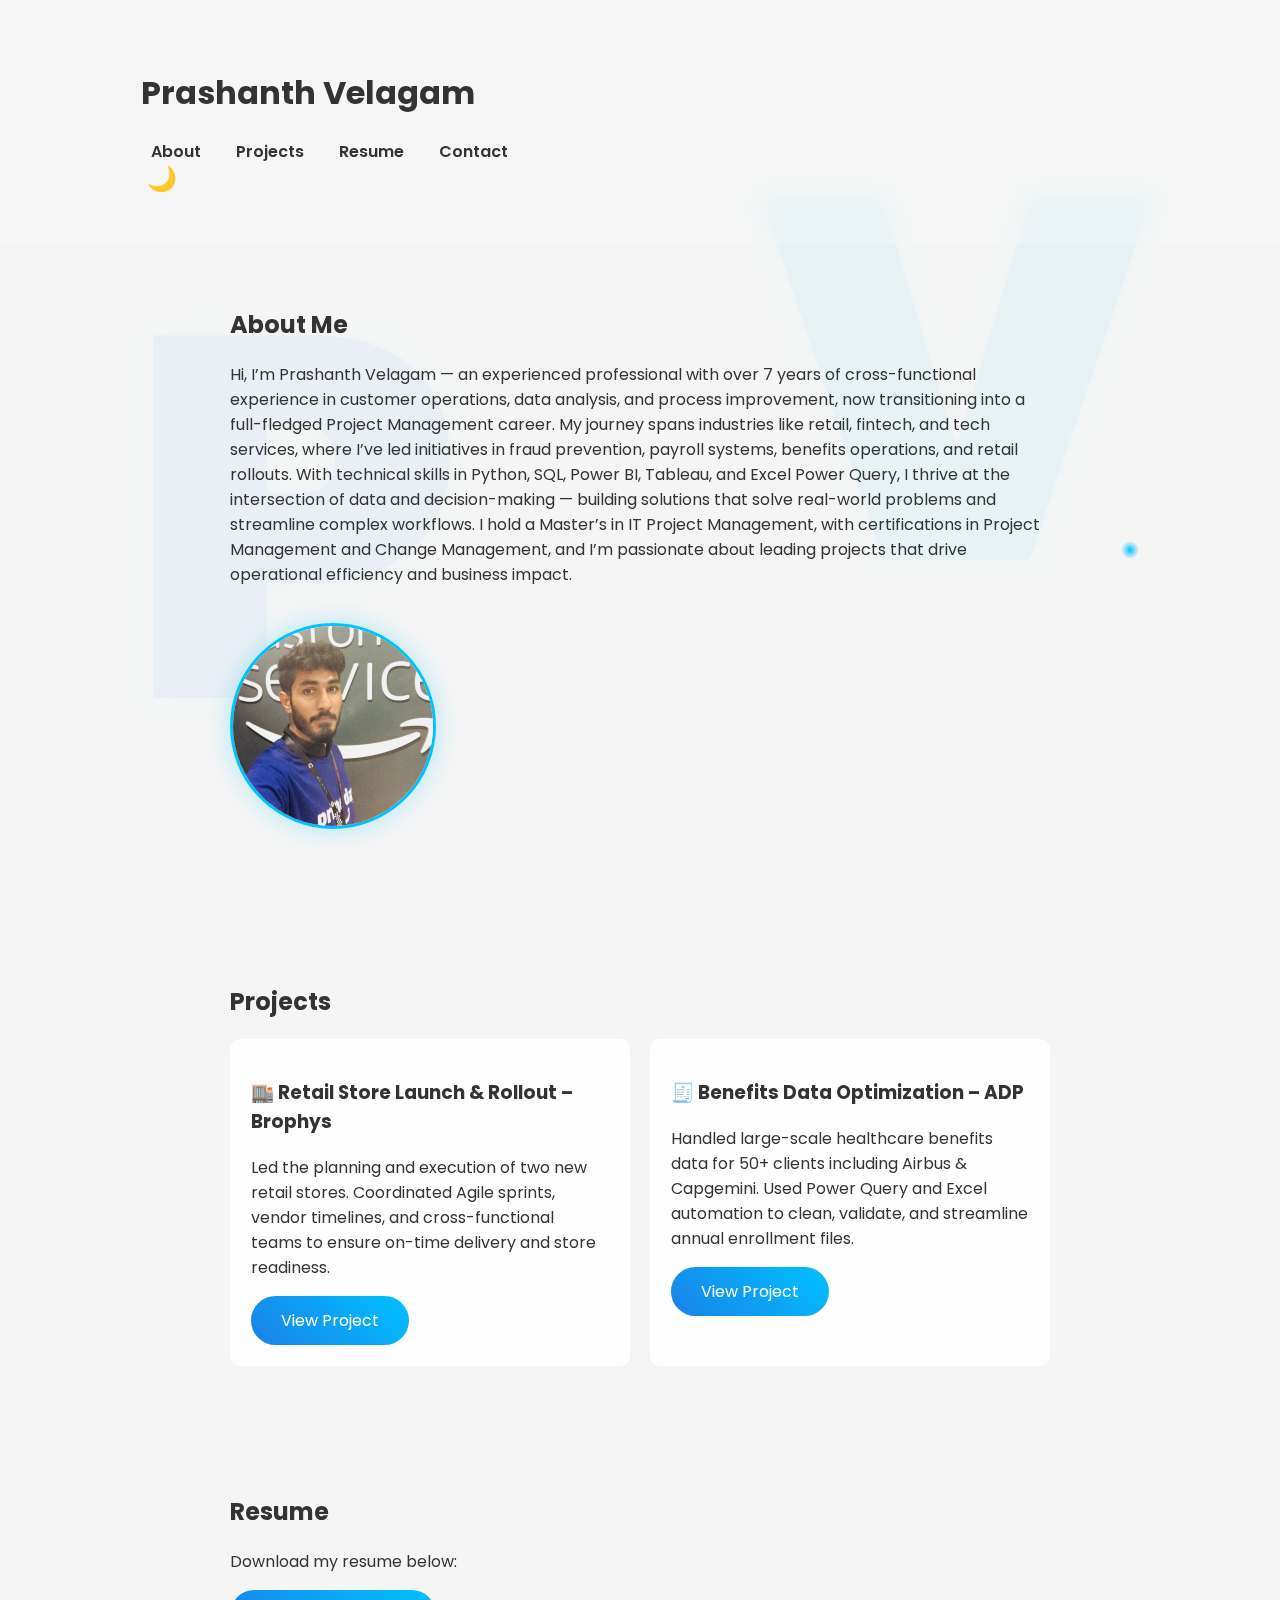
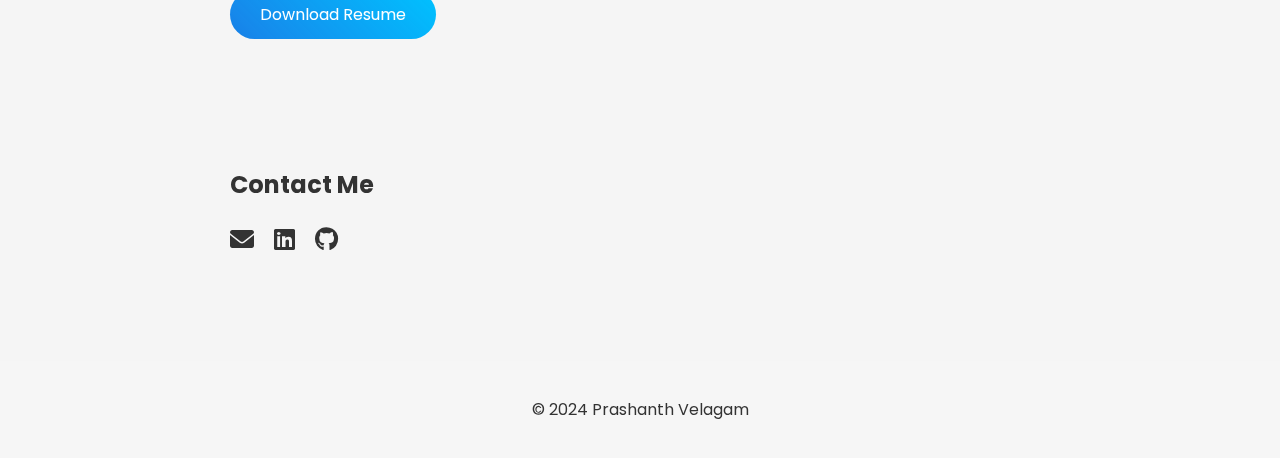
<file: index.html>
<!DOCTYPE html>
<html lang="en">
<head>
    <meta charset="UTF-8">
    <meta name="viewport" content="width=device-width, initial-scale=1.0">
    <title>Prashanth Velagam - Portfolio</title>
    <link rel="stylesheet" href="https://cdnjs.cloudflare.com/ajax/libs/font-awesome/6.0.0/css/all.min.css">
    <link href="https://fonts.googleapis.com/css2?family=Poppins:wght@300;400;600;900&display=swap" rel="stylesheet">
    <style>
        :root {
            --primary-color: rgba(0, 115, 230, 0.9);
            --secondary-color: rgba(244, 244, 244, 0.9);
            --text-color: #333;
            --dark-bg: rgba(30, 30, 30, 0.95);
            --dark-text: #f4f4f4;
            --accent: #00c2ff;
        }

        /* Background Animation Styles */
        .bg-animation {
            position: fixed;
            width: 100%;
            height: 100%;
            top: 0;
            left: 0;
            z-index: -1;
            overflow: hidden;
            pointer-events: none;
        }

        .initials-container {
            position: absolute;
            width: 100%;
            height: 100%;
            perspective: 1000px;
        }

        .initial {
            position: absolute;
            font-family: 'Poppins', sans-serif;
            font-weight: 900;
            font-size: 40vw;
            opacity: 0.05;
            mix-blend-mode: overlay;
            animation: float 15s infinite linear;
            text-shadow: 0 0 30px rgba(0,194,255,0.2);
            transform-style: preserve-3d;
            user-select: none;
        }

        .initial.p {
            left: 10%;
            top: 15%;
            color: var(--primary-color);
            animation: float 12s infinite ease-in-out;
        }

        .initial.v {
            right: 10%;
            bottom: 15%;
            color: var(--accent);
            animation: float 14s infinite ease-in-out reverse;
        }

        @keyframes float {
            0%, 100% {
                transform: 
                    rotateX(25deg) 
                    rotateY(-15deg) 
                    translateY(0);
            }
            50% {
                transform: 
                    rotateX(-15deg) 
                    rotateY(25deg) 
                    translateY(-10vh);
            }
        }

        .particles {
            position: absolute;
            width: 100%;
            height: 100%;
        }

        .particle {
            position: absolute;
            background: radial-gradient(circle, var(--accent) 0%, transparent 70%);
            border-radius: 50%;
            animation: particle 3s infinite ease-out;
        }

        @keyframes particle {
            0% {
                transform: scale(0);
                opacity: 0.5;
            }
            100% {
                transform: scale(2);
                opacity: 0;
            }
        }

        /* Dark Mode Adjustments */
        .dark-mode {
            background: var(--dark-bg);
            color: var(--dark-text);
        }

        .dark-mode .initial {
            opacity: 0.08;
            text-shadow: 0 0 50px rgba(0,194,255,0.3);
        }

        .dark-mode .particle {
            background: radial-gradient(circle, var(--primary-color) 0%, transparent 70%);
        }

        /* Existing Content Styles */
        body {
            font-family: 'Poppins', sans-serif;
            margin: 0;
            padding: 0;
            background: var(--secondary-color);
            color: var(--text-color);
            transition: background 0.3s ease-in-out, color 0.3s ease-in-out;
            overflow-x: hidden;
        }

        header {
            background: rgba(255, 255, 255, 0.1);
            backdrop-filter: blur(10px);
            -webkit-backdrop-filter: blur(10px);
            border-bottom: 1px solid rgba(255, 255, 255, 0.2);
            padding: 1rem;
            display: flex;
            justify-content: space-between;
            align-items: center;
            position: sticky;
            top: 0;
        }

        .dark-mode header {
            background: rgba(30, 30, 30, 0.95);
            border-bottom: 1px solid rgba(255, 255, 255, 0.1);
        }

        nav ul {
            list-style: none;
            display: flex;
            gap: 15px;
            margin: 0;
            padding: 0;
        }

        nav a {
            color: var(--text-color);
            text-decoration: none;
            font-weight: 600;
            transition: all 0.3s;
            padding: 5px 10px;
            border-radius: 8px;
        }

        .dark-mode nav a {
            color: var(--dark-text);
        }

        nav a:hover {
            color: var(--accent);
            background: rgba(255,255,255,0.1);
        }

        .container {
            width: 80%;
            margin: auto;
            padding: 2rem 0;
        }

        .container section {
            background: rgba(255, 255, 255, 0.85);
            backdrop-filter: blur(10px);
            border-radius: 15px;
            padding: 2rem;
            margin: 2rem 0;
            box-shadow: 0 4px 6px rgba(0, 0, 0, 0.1);
        }

        .dark-mode .container section {
            background: rgba(30, 30, 30, 0.85);
        }

        h2 {
            color: var(--text-color);
            margin-top: 0;
        }

        .dark-mode h2 {
            color: var(--dark-text);
        }

        .projects-grid {
            display: grid;
            grid-template-columns: repeat(auto-fit, minmax(300px, 1fr));
            gap: 20px;
        }

        .project {
            background: rgba(255, 255, 255, 0.9);
            padding: 20px;
            border-radius: 10px;
            transition: transform 0.3s ease-in-out;
            border: 1px solid rgba(255,255,255,0.3);
        }

        .project:hover {
            transform: translateY(-5px);
        }

        .dark-mode .project {
            background: rgba(46, 46, 46, 0.9);
        }

        #theme-toggle {
            background: none;
            border: none;
            font-size: 1.5rem;
            cursor: pointer;
            color: var(--text-color);
            transition: transform 0.3s;
        }

        .dark-mode #theme-toggle {
            color: var(--dark-text);
        }

        #theme-toggle:hover {
            transform: rotate(15deg);
        }

        .profile-pic {
            width: 200px;
            height: 200px;
            border-radius: 50%;
            border: 3px solid var(--accent);
            box-shadow: 0 0 25px rgba(0, 194, 255, 0.3);
            margin: 20px 0;
        }

        .btn {
            background: linear-gradient(45deg, var(--primary-color), var(--accent));
            border: none;
            padding: 12px 30px;
            color: white;
            border-radius: 25px;
            cursor: pointer;
            transition: transform 0.3s, box-shadow 0.3s;
            text-decoration: none;
            display: inline-block;
        }

        .btn:hover {
            transform: translateY(-2px);
            box-shadow: 0 5px 15px rgba(0, 194, 255, 0.3);
        }

        .social-links {
            display: flex;
            gap: 20px;
            margin-top: 20px;
        }

        .social-links a {
            font-size: 24px;
            color: var(--text-color);
            transition: transform 0.3s, color 0.3s;
        }

        .dark-mode .social-links a {
            color: var(--dark-text);
        }

        .social-links a:hover {
            transform: translateY(-3px);
            color: var(--accent);
        }

        footer {
            text-align: center;
            padding: 20px;
            background: rgba(255,255,255,0.1);
            backdrop-filter: blur(5px);
            margin-top: 40px;
        }

        .dark-mode footer {
            background: rgba(0,0,0,0.2);
        }
    </style>
</head>
<body>
    <div class="bg-animation">
        <div class="initials-container">
            <div class="initial p">P</div>
            <div class="initial v">V</div>
        </div>
        <div class="particles"></div>
    </div>

    <header>
        <div class="container">
            <h1>Prashanth Velagam</h1>
            <nav>
                <ul>
                    <li><a href="#about">About</a></li>
                    <li><a href="#projects">Projects</a></li>
                    <li><a href="#resume">Resume</a></li>
                    <li><a href="#contact">Contact</a></li>
                </ul>
            </nav>
            <button id="theme-toggle">🌙</button>
        </div>
    </header>
    
    <section id="about" class="container">
        <div class="container">
            <h2>About Me</h2>
            <p>Hi, I’m Prashanth Velagam — an experienced professional with over 7 years of cross-functional experience in customer operations, data analysis, and process improvement, now transitioning into a full-fledged Project Management career. My journey spans industries like retail, fintech, and tech services, where I’ve led initiatives in fraud prevention, payroll systems, benefits operations, and retail rollouts.

With technical skills in Python, SQL, Power BI, Tableau, and Excel Power Query, I thrive at the intersection of data and decision-making — building solutions that solve real-world problems and streamline complex workflows. I hold a Master’s in IT Project Management, with certifications in Project Management and Change Management, and I’m passionate about leading projects that drive operational efficiency and business impact.</p>
            <img src="Photo.jpeg" alt="Prashanth Velagam" class="profile-pic">
        </div>
    </section>
    
    <!-- 👇 Just the relevant Projects Grid section — copy-paste this into your existing file -->

<section id="projects" class="container">
    <div class="container">
        <h2>Projects</h2>
        <div class="projects-grid">
            <div class="project">
                <h3>🏬 Retail Store Launch & Rollout – Brophys</h3>
                <p>Led the planning and execution of two new retail stores. Coordinated Agile sprints, vendor timelines, and cross-functional teams to ensure on-time delivery and store readiness.</p>
                <a href="Brophys_Store_Launch_Project.html" target="_blank" class="btn">View Project</a>
                      </div>
             <div class="project">
                <h3>🧾 Benefits Data Optimization – ADP</h3>
                <p>Handled large-scale healthcare benefits data for 50+ clients including Airbus & Capgemini. Used Power Query and Excel automation to clean, validate, and streamline annual enrollment files.</p>
             <a href="ADP_Benefits_Data_Project_Modern.html" target="_blank" class="btn">View Project</a>
               </div>
            </div>
        </div>
    </div>
</section>
    
    <section id="resume" class="container">
        <div class="container">
            <h2>Resume</h2>
            <p>Download my resume below:</p>
            <a href="Prashanth Velagam.docx" download class="btn">Download Resume</a>
        </div>
    </section>
    
    <section id="contact" class="container">
        <div class="container">
            <h2>Contact Me</h2>
            <div class="social-links">
                <a href="mailto:velagamprashanth@gmail.com" target="_blank"><i class="fas fa-envelope"></i></a>
                <a href="https://www.linkedin.com/in/prashanth-velagam-4b2a731a6/" target="_blank"><i class="fab fa-linkedin"></i></a>
                <a href="https://github.com/Velagamprashanth" target="_blank"><i class="fab fa-github"></i></a>
            </div>
        </div>
    </section>

    <footer>
        <p>&copy; 2024 Prashanth Velagam</p>
    </footer>
    
    <script>
        // Theme Toggle
        document.addEventListener("DOMContentLoaded", () => {
            const themeToggle = document.getElementById("theme-toggle");
            themeToggle.addEventListener("click", () => {
                document.body.classList.toggle("dark-mode");
                themeToggle.textContent = document.body.classList.contains("dark-mode") ? "☀️" : "🌙";
            });
        });

        // Particle Generation
        function createParticles() {
            const particlesContainer = document.querySelector('.particles');
            
            setInterval(() => {
                const particle = document.createElement('div');
                particle.className = 'particle';
                
                const x = Math.random() * 80 + 10;
                const y = Math.random() * 80 + 10;
                
                particle.style.left = `${x}%`;
                particle.style.top = `${y}%`;
                particle.style.width = `${Math.random() * 20 + 10}px`;
                particle.style.height = particle.style.width;

                particlesContainer.appendChild(particle);

                setTimeout(() => particle.remove(), 3000);
            }, 500);
        }

        // 3D Mouse Interaction
        document.addEventListener('mousemove', (e) => {
            const container = document.querySelector('.initials-container');
            const x = (e.clientX / window.innerWidth - 0.5) * 20;
            const y = (e.clientY / window.innerHeight - 0.5) * 20;

            container.style.transform = `
                rotateX(${y}deg)
                rotateY(${x}deg)
            `;
        });

        // Initialize
        document.addEventListener('DOMContentLoaded', createParticles);
    </script>
</body>
</html>
</file>
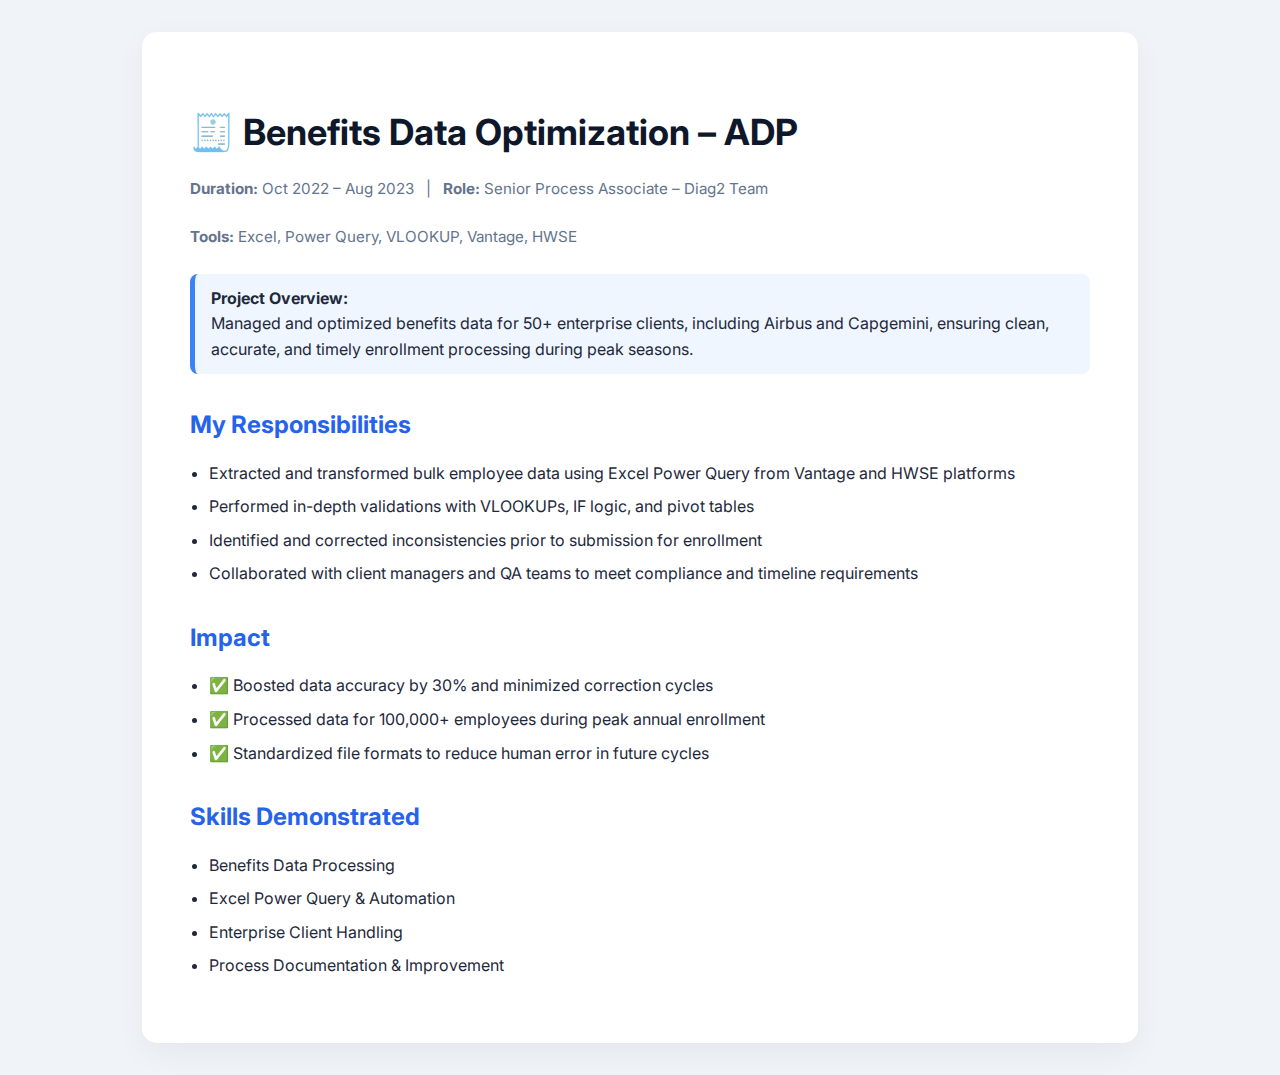
<file: ADP_Benefits_Data_Project_Modern.html>
<!DOCTYPE html>
<html lang="en">
<head>
    <meta charset="UTF-8">
    <title>ADP Benefits Data Optimization – Project Case Study</title>
    <link href="https://fonts.googleapis.com/css2?family=Inter:wght@400;600;800&display=swap" rel="stylesheet">
    <style>
        body {
            margin: 0;
            font-family: 'Inter', sans-serif;
            background-color: #f0f4f8;
            color: #1e293b;
            line-height: 1.6;
            padding: 2rem;
        }

        .container {
            max-width: 900px;
            margin: auto;
            background: #ffffff;
            padding: 3rem;
            border-radius: 15px;
            box-shadow: 0 10px 30px rgba(0,0,0,0.05);
        }

        h1 {
            font-size: 2.25rem;
            color: #0f172a;
            margin-bottom: 0.5rem;
        }

        h2 {
            font-size: 1.5rem;
            color: #2563eb;
            margin-top: 2rem;
            margin-bottom: 1rem;
        }

        ul {
            padding-left: 1.2rem;
        }

        ul li {
            margin-bottom: 0.5rem;
        }

        .meta {
            font-size: 0.95rem;
            color: #64748b;
            margin-bottom: 1.5rem;
        }

        .highlight {
            background-color: #eff6ff;
            padding: 0.75rem 1rem;
            border-left: 5px solid #3b82f6;
            margin-bottom: 2rem;
            border-radius: 8px;
        }

        a {
            color: #2563eb;
            text-decoration: none;
        }

        a:hover {
            text-decoration: underline;
        }
    </style>
</head>
<body>
    <div class="container">
        <h1>🧾 Benefits Data Optimization – ADP</h1>
        <p class="meta"><strong>Duration:</strong> Oct 2022 – Aug 2023 &nbsp; | &nbsp; <strong>Role:</strong> Senior Process Associate – Diag2 Team</p>
        <p class="meta"><strong>Tools:</strong> Excel, Power Query, VLOOKUP, Vantage, HWSE</p>

        <div class="highlight">
            <strong>Project Overview:</strong><br>
            Managed and optimized benefits data for 50+ enterprise clients, including Airbus and Capgemini, ensuring clean, accurate, and timely enrollment processing during peak seasons.
        </div>

        <h2>My Responsibilities</h2>
        <ul>
            <li>Extracted and transformed bulk employee data using Excel Power Query from Vantage and HWSE platforms</li>
            <li>Performed in-depth validations with VLOOKUPs, IF logic, and pivot tables</li>
            <li>Identified and corrected inconsistencies prior to submission for enrollment</li>
            <li>Collaborated with client managers and QA teams to meet compliance and timeline requirements</li>
        </ul>

        <h2>Impact</h2>
        <ul>
            <li>✅ Boosted data accuracy by 30% and minimized correction cycles</li>
            <li>✅ Processed data for 100,000+ employees during peak annual enrollment</li>
            <li>✅ Standardized file formats to reduce human error in future cycles</li>
        </ul>

        <h2>Skills Demonstrated</h2>
        <ul>
            <li>Benefits Data Processing</li>
            <li>Excel Power Query & Automation</li>
            <li>Enterprise Client Handling</li>
            <li>Process Documentation & Improvement</li>
        </ul>
    </div>
</body>
</html>
</file>
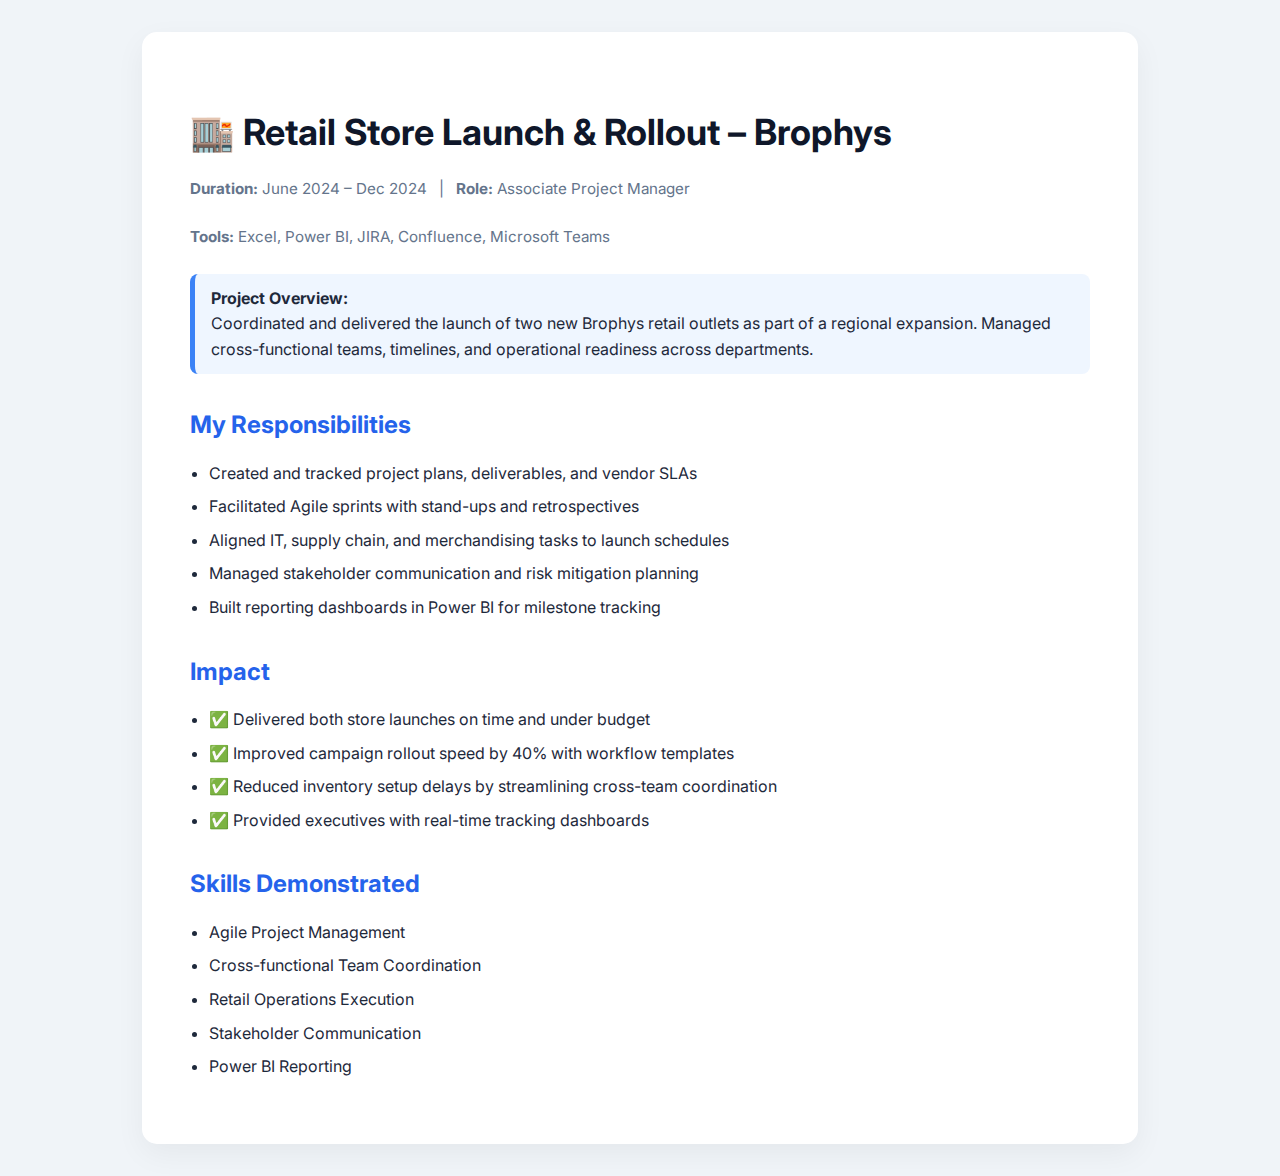
<file: Brophys_Store_Launch_Project.html>
<!DOCTYPE html>
<html lang="en">
<head>
    <meta charset="UTF-8">
    <title>Retail Store Launch & Rollout – Brophys</title>
    <link href="https://fonts.googleapis.com/css2?family=Inter:wght@400;600;800&display=swap" rel="stylesheet">
    <style>
        body {
            margin: 0;
            font-family: 'Inter', sans-serif;
            background-color: #f0f4f8;
            color: #1e293b;
            line-height: 1.6;
            padding: 2rem;
        }

        .container {
            max-width: 900px;
            margin: auto;
            background: #ffffff;
            padding: 3rem;
            border-radius: 15px;
            box-shadow: 0 10px 30px rgba(0,0,0,0.05);
        }

        h1 {
            font-size: 2.25rem;
            color: #0f172a;
            margin-bottom: 0.5rem;
        }

        h2 {
            font-size: 1.5rem;
            color: #2563eb;
            margin-top: 2rem;
            margin-bottom: 1rem;
        }

        ul {
            padding-left: 1.2rem;
        }

        ul li {
            margin-bottom: 0.5rem;
        }

        .meta {
            font-size: 0.95rem;
            color: #64748b;
            margin-bottom: 1.5rem;
        }

        .highlight {
            background-color: #eff6ff;
            padding: 0.75rem 1rem;
            border-left: 5px solid #3b82f6;
            margin-bottom: 2rem;
            border-radius: 8px;
        }

        a {
            color: #2563eb;
            text-decoration: none;
        }

        a:hover {
            text-decoration: underline;
        }
    </style>
</head>
<body>
    <div class="container">
        <h1>🏬 Retail Store Launch & Rollout – Brophys</h1>
        <p class="meta"><strong>Duration:</strong> June 2024 – Dec 2024 &nbsp; | &nbsp; <strong>Role:</strong> Associate Project Manager</p>
        <p class="meta"><strong>Tools:</strong> Excel, Power BI, JIRA, Confluence, Microsoft Teams</p>

        <div class="highlight">
            <strong>Project Overview:</strong><br>
            Coordinated and delivered the launch of two new Brophys retail outlets as part of a regional expansion. Managed cross-functional teams, timelines, and operational readiness across departments.
        </div>

        <h2>My Responsibilities</h2>
        <ul>
            <li>Created and tracked project plans, deliverables, and vendor SLAs</li>
            <li>Facilitated Agile sprints with stand-ups and retrospectives</li>
            <li>Aligned IT, supply chain, and merchandising tasks to launch schedules</li>
            <li>Managed stakeholder communication and risk mitigation planning</li>
            <li>Built reporting dashboards in Power BI for milestone tracking</li>
        </ul>

        <h2>Impact</h2>
        <ul>
            <li>✅ Delivered both store launches on time and under budget</li>
            <li>✅ Improved campaign rollout speed by 40% with workflow templates</li>
            <li>✅ Reduced inventory setup delays by streamlining cross-team coordination</li>
            <li>✅ Provided executives with real-time tracking dashboards</li>
        </ul>

        <h2>Skills Demonstrated</h2>
        <ul>
            <li>Agile Project Management</li>
            <li>Cross-functional Team Coordination</li>
            <li>Retail Operations Execution</li>
            <li>Stakeholder Communication</li>
            <li>Power BI Reporting</li>
        </ul>
    </div>
</body>
</html>
</file>
